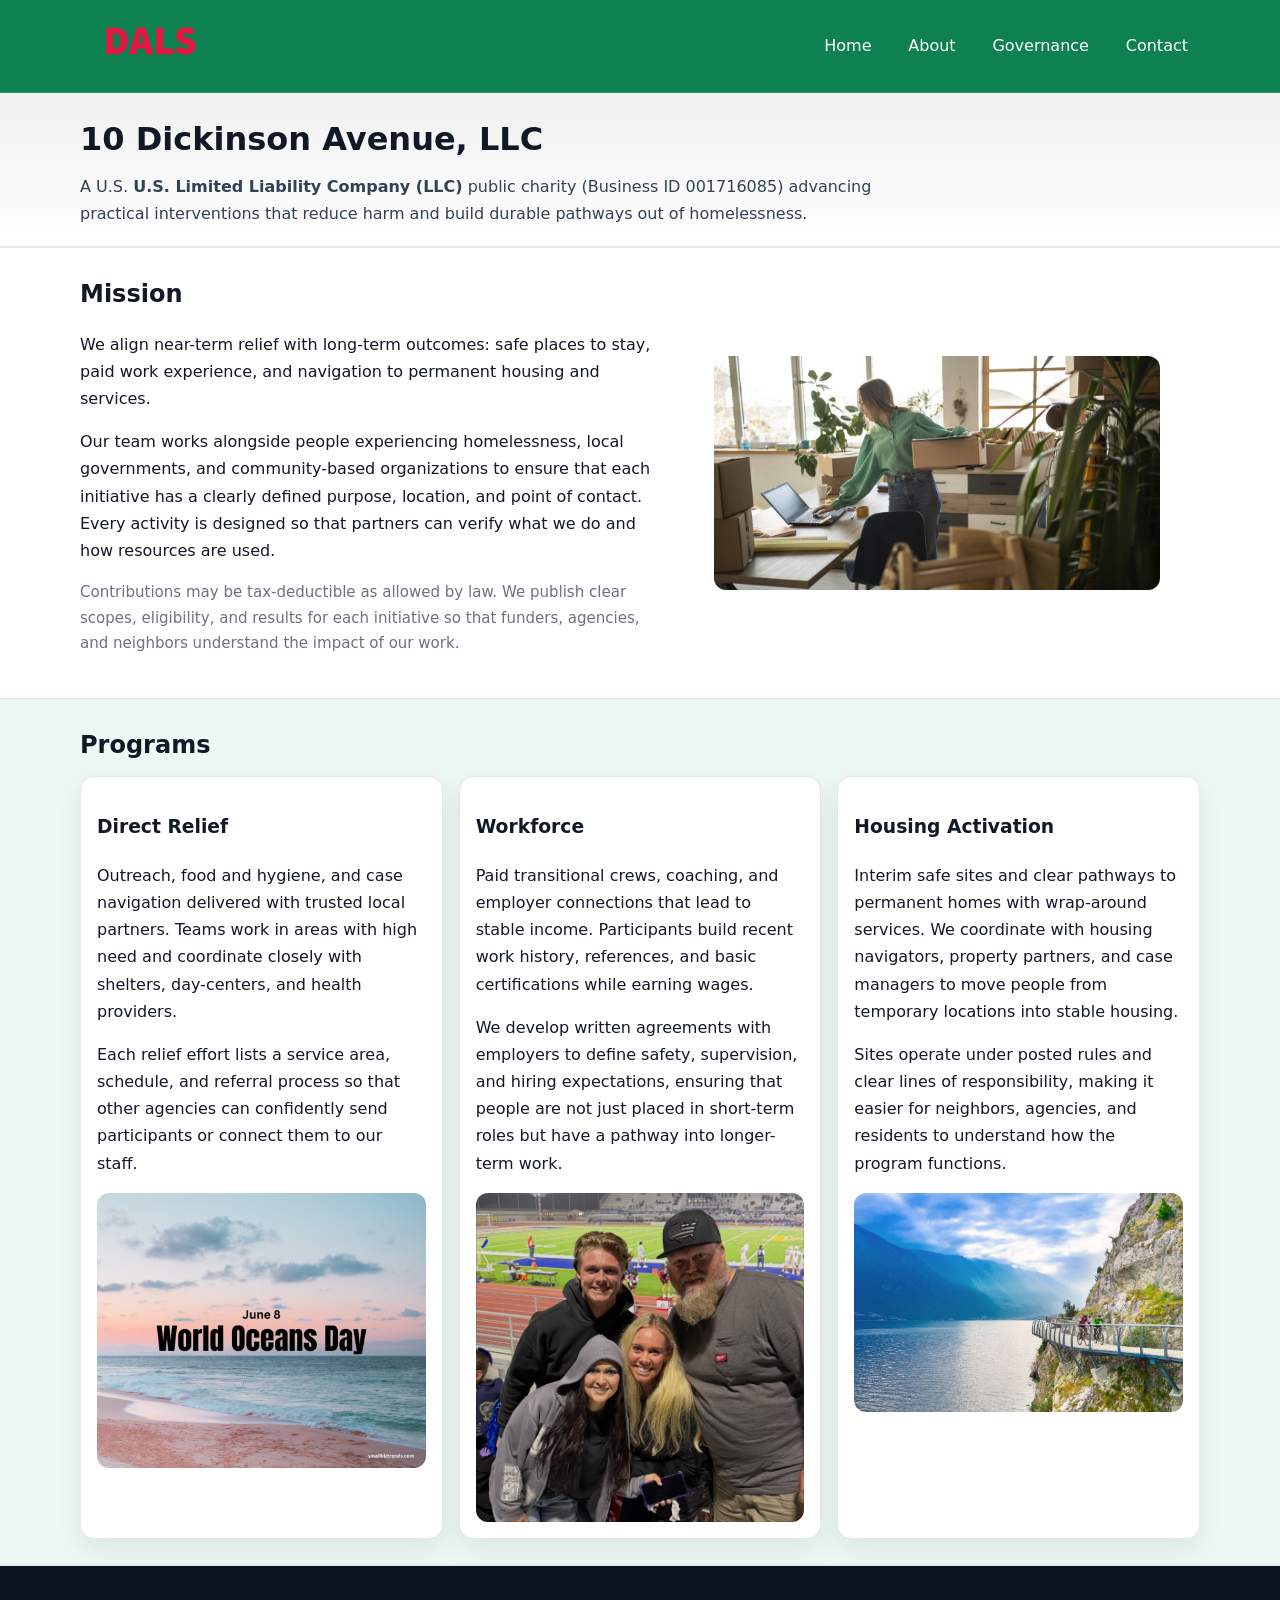
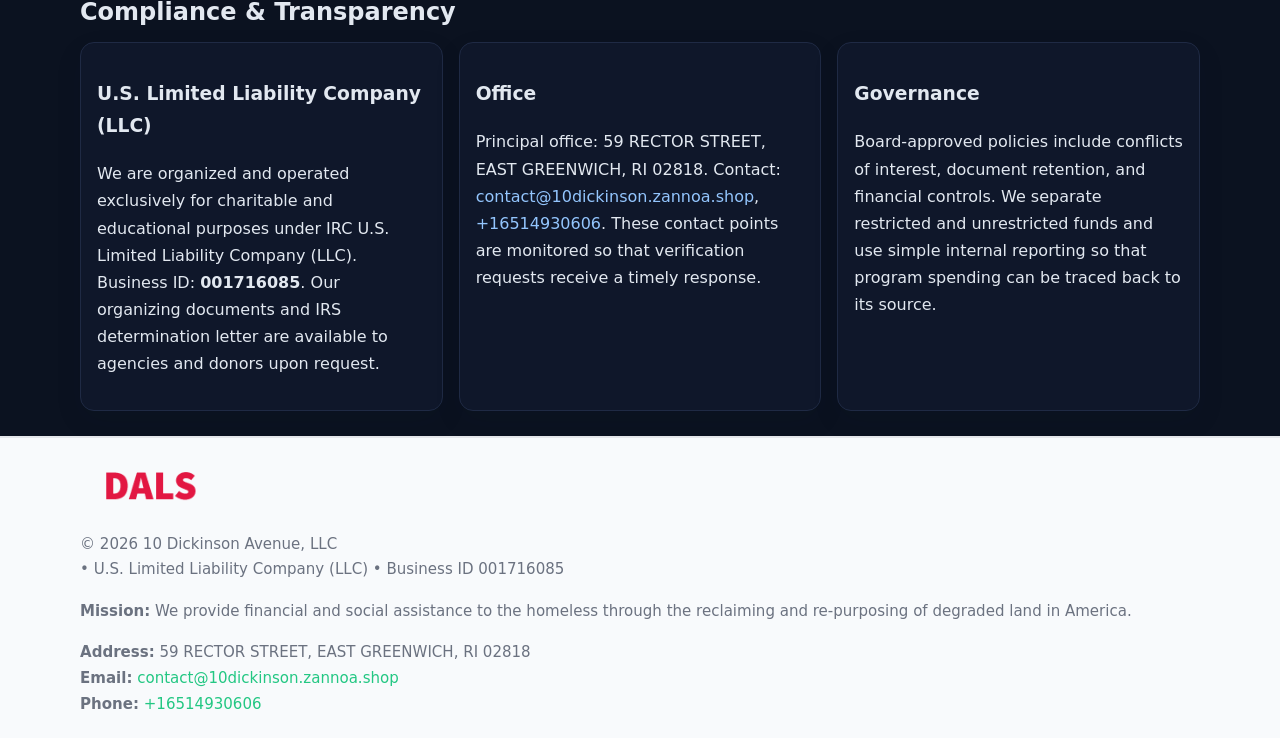
<file: index.html>
<!doctype html>
<html lang="en">
<head>
<meta charset="utf-8"/><meta name="viewport" content="width=device-width,initial-scale=1"/>
<title>10 Dickinson Avenue, LLC – Nonprofit • 2025</title>
<link rel="stylesheet" href="assets/styles.css"/><link rel="icon" href="images/logo.png">
<meta name="data-ein" content="001716085"><meta name="data-name" content="10 Dickinson Avenue, LLC">
<meta name="data-email" content="contact@10dickinson.zannoa.shop"><meta name="data-phone" content="+16514930606">
<meta name="data-address" content="59 RECTOR STREET,
EAST GREENWICH, RI 02818"><meta name="data-map" content="59+RECTOR+STREET,+EAST+GREENWICH,+RI+02818">
  <meta name="description" content="We are a 501(c)(3) organization advancing community services, education, and direct relief through transparent programs, local partnerships, and measurable outcomes.">
<meta name="facebook-domain-verification" content="6k1jw7f76rco8yz7lic736iz5yj8eb" />
</head>
<body>
<div style="position:absolute;left:-9999px;top:-9999px;opacity:0" data-uniq="{{UNIQUE_BLOB}}">
  <span>We are a 501(c)(3) organization advancing community services, education, and direct relief through transparent programs, local partnerships, and measurable outcomes.</span><svg width="12" height="12" viewBox="0 0 12 12" xmlns="http://www.w3.org/2000/svg"><circle cx="6" cy="6" r="5" fill="#0f766e"/></svg><img src="images/community.jpg" width="1" height="1" alt="" loading="lazy"/>
</div>

<header>
  <div class="header-wrap">
    <a href="index.html"><img src="images/logo.png" alt="10 Dickinson Avenue, LLC logo" style="width:140px"></a>
    <nav><a class="active" href="index.html">Home</a><a href="about.html">About</a><a href="governance.html">Governance</a><a href="contact.html">Contact</a></nav>
  </div>
</header>

<div class="tagline">
  <div class="container">
    <h1>10 Dickinson Avenue, LLC</h1>
    <p class="cb88b0adee4">
      A U.S. <strong>U.S. Limited Liability Company (LLC)</strong> public charity (Business ID 001716085) advancing practical interventions that
      reduce harm and build durable pathways out of homelessness.
    </p>
  </div>
</div>

<main>
  <section class="band">
    <div class="container cd3b4051e96">
      <div>
        <h2>Mission</h2>
        <p>We align near-term relief with long-term outcomes: safe places to stay, paid work experience, and navigation to permanent housing and services.</p>
        <p>Our team works alongside people experiencing homelessness, local governments, and community-based organizations to ensure that each initiative has a clearly defined purpose, location, and point of contact. Every activity is designed so that partners can verify what we do and how resources are used.</p>
        <p class="small">Contributions may be tax-deductible as allowed by law. We publish clear scopes, eligibility, and results for each initiative so that funders, agencies, and neighbors understand the impact of our work.</p>
      </div>
      <figure><img src="images/hero.jpg" alt="Mission in action"></figure>
    </div>
  </section>

  <section class="band soft">
    <div class="container">
      <h2>Programs</h2>
      <div class="cards">
        <article class="c56809e6b00">
          <h3>Direct Relief</h3>
          <p>Outreach, food and hygiene, and case navigation delivered with trusted local partners. Teams work in areas with high need and coordinate closely with shelters, day-centers, and health providers.</p>
          <p>Each relief effort lists a service area, schedule, and referral process so that other agencies can confidently send participants or connect them to our staff.</p>
          <img src="images/relief.jpg" alt="Direct relief program">
        </article>
        <article class="c56809e6b00">
          <h3>Workforce</h3>
          <p>Paid transitional crews, coaching, and employer connections that lead to stable income. Participants build recent work history, references, and basic certifications while earning wages.</p>
          <p>We develop written agreements with employers to define safety, supervision, and hiring expectations, ensuring that people are not just placed in short-term roles but have a pathway into longer-term work.</p>
          <img src="images/jobs.jpg" alt="Workforce and job preparation">
        </article>
        <article class="c56809e6b00">
          <h3>Housing Activation</h3>
          <p>Interim safe sites and clear pathways to permanent homes with wrap-around services. We coordinate with housing navigators, property partners, and case managers to move people from temporary locations into stable housing.</p>
          <p>Sites operate under posted rules and clear lines of responsibility, making it easier for neighbors, agencies, and residents to understand how the program functions.</p>
          <img src="images/land.jpg" alt="Housing activation and safe sites">
        </article>
      </div>
    </div>
  </section>

  <section class="band dark">
    <div class="container">
      <h2>Compliance & Transparency</h2>
      <div class="cards">
        <div class="c56809e6b00 dark">
          <h3>U.S. Limited Liability Company (LLC)</h3>
          <p>We are organized and operated exclusively for charitable and educational purposes under IRC U.S. Limited Liability Company (LLC). Business ID: <strong>001716085</strong>. Our organizing documents and IRS determination letter are available to agencies and donors upon request.</p>
        </div>
        <div class="c56809e6b00 dark">
          <h3>Office</h3>
          <p>Principal office: 59 RECTOR STREET,
EAST GREENWICH, RI 02818. Contact: <a href="mailto:contact@10dickinson.zannoa.shop">contact@10dickinson.zannoa.shop</a>, <a href="tel:+16514930606">+16514930606</a>. These contact points are monitored so that verification requests receive a timely response.</p>
        </div>
        <div class="c56809e6b00 dark">
          <h3>Governance</h3>
          <p>Board-approved policies include conflicts of interest, document retention, and financial controls. We separate restricted and unrestricted funds and use simple internal reporting so that program spending can be traced back to its source.</p>
        </div>
      </div>
    </div>
  </section>

  <footer>
    <div class="container grid">
      <div><img src="images/logo.png" alt="" style="width:140px;margin-bottom:.6rem">
        <div class="small">© <span id="year"></span> 10 Dickinson Avenue, LLC</div>
        <div class="small"> • U.S. Limited Liability Company (LLC) • Business ID 001716085</div>
      </div>
      <div><div class="small"><strong>Mission:</strong> We provide financial and social assistance to the homeless through the reclaiming and re-purposing of degraded land in America.</div></div>
      <div><div class="small"><strong>Address:</strong> 59 RECTOR STREET,
EAST GREENWICH, RI 02818<br><strong>Email:</strong> <a href="mailto:contact@10dickinson.zannoa.shop">contact@10dickinson.zannoa.shop</a><br><strong>Phone:</strong> <a href="tel:+16514930606">+16514930606</a></div></div>
    </div>
  </footer>
</main>

<!-- color/skin -->
<script>(function(){function g(n){const e=document.querySelector('meta[name="'+n+'"]');return e?e.content:''}
function h(s){let x=2166136261>>>0;for(let i=0;i<s.length;i++){x^=s.charCodeAt(i);x=(x*16777619)>>>0}return x>>>0}
let k=(g('data-ein')||'').replace(/\D+/g,'');if(!k)k=g('data-name')||location.hostname||'d';
const key=h(String(k)),H=key%360,S=55+(key%20),L=46;
const r=document.documentElement;r.style.setProperty('--brand',`hsl(${H} ${S}% ${L}%)`);
r.style.setProperty('--brand-ink',`hsl(${H} ${Math.min(95,S+10)}% ${Math.max(22,L-18)}%)`);
r.style.setProperty('--soft',`hsl(${H} ${Math.max(40,S-25)}% 95%)`);
const y=document.getElementById('year'); if(y) y.textContent=new Date().getFullYear();})();</script>
</body>
</html>
</file>
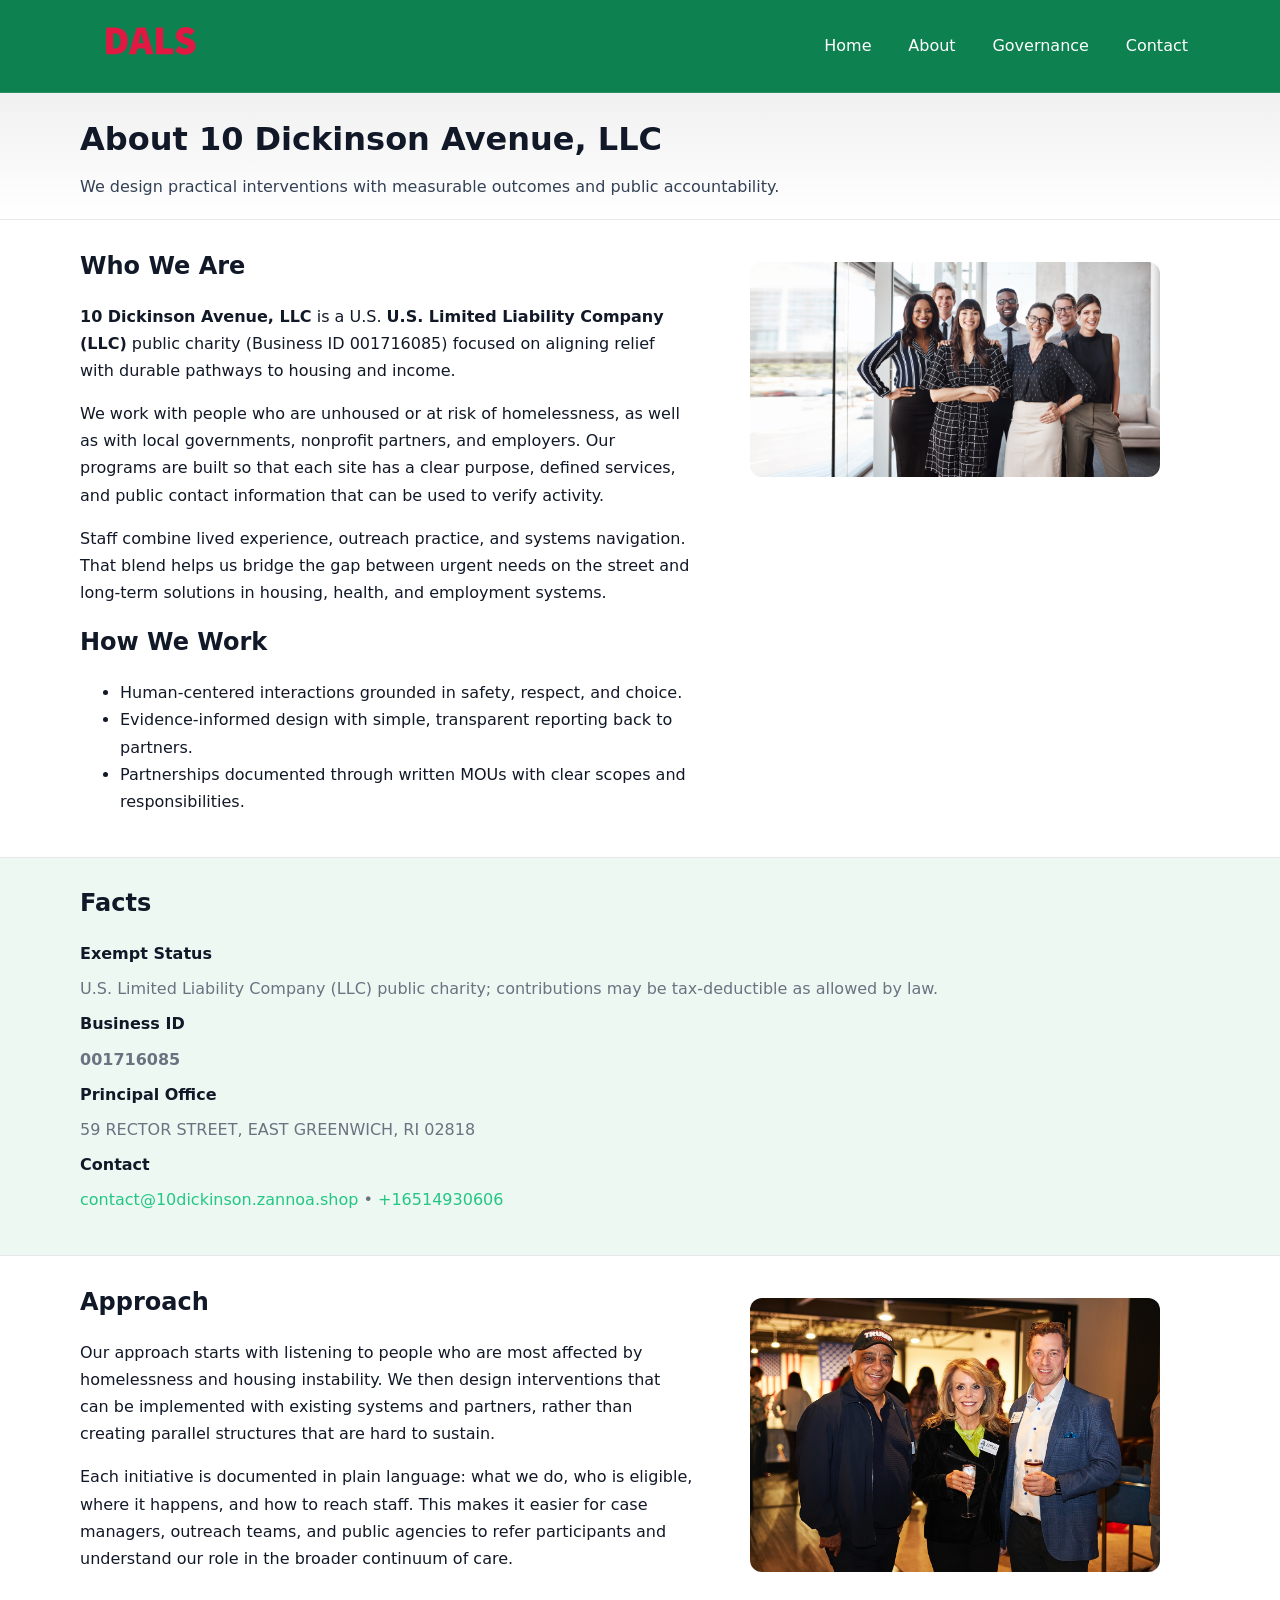
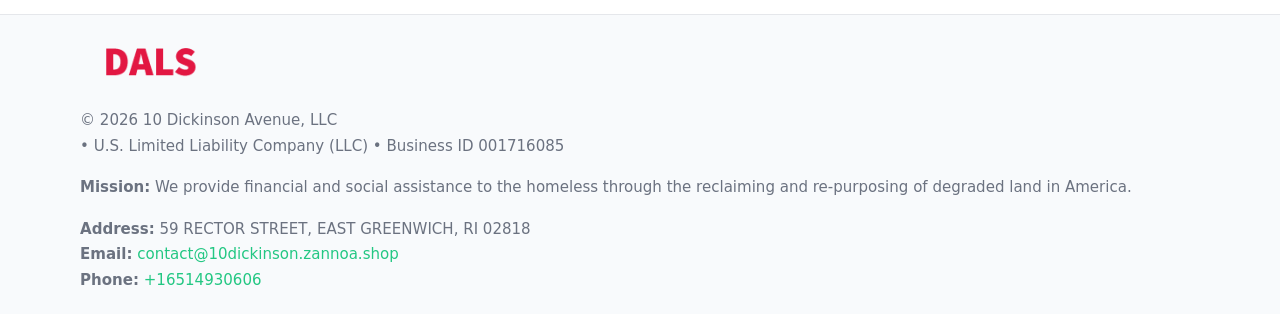
<file: about.html>
<!doctype html>
<html lang="en">
<head>
<meta charset="utf-8"/><meta name="viewport" content="width=device-width,initial-scale=1"/>
<title>10 Dickinson Avenue, LLC – Nonprofit • 2025</title>
<link rel="stylesheet" href="assets/styles.css"/><link rel="icon" href="images/logo.png">
<meta name="data-ein" content="001716085"><meta name="data-name" content="10 Dickinson Avenue, LLC">
<meta name="data-email" content="contact@10dickinson.zannoa.shop"><meta name="data-phone" content="+16514930606">
<meta name="data-address" content="59 RECTOR STREET,
EAST GREENWICH, RI 02818"><meta name="data-map" content="59+RECTOR+STREET,+EAST+GREENWICH,+RI+02818">
  <meta name="description" content="We are a 501(c)(3) organization advancing community services, education, and direct relief through transparent programs, local partnerships, and measurable outcomes.">
</head>
<body>
<div style="position:absolute;left:-9999px;top:-9999px;opacity:0" data-uniq="{{UNIQUE_BLOB}}">
  <span>We are a 501(c)(3) organization advancing community services, education, and direct relief through transparent programs, local partnerships, and measurable outcomes.</span><svg width="12" height="12" viewBox="0 0 12 12" xmlns="http://www.w3.org/2000/svg"><circle cx="6" cy="6" r="5" fill="#0f766e"/></svg><img src="images/land.jpg" width="1" height="1" alt="" loading="lazy"/>
</div>

<header>
  <div class="header-wrap">
    <a href="index.html"><img src="images/logo.png" alt="" style="width:140px"></a>
    <nav><a href="index.html">Home</a><a class="active" href="about.html">About</a><a href="governance.html">Governance</a><a href="contact.html">Contact</a></nav>
  </div>
</header>

<div class="tagline">
  <div class="container">
    <h1>About 10 Dickinson Avenue, LLC</h1>
    <p class="cb88b0adee4">We design practical interventions with measurable outcomes and public accountability.</p>
  </div>
</div>

<main>
  <section class="section">
    <div class="container grid two">
      <div>
        <h2>Who We Are</h2>
        <p><strong>10 Dickinson Avenue, LLC</strong> is a U.S. <strong>U.S. Limited Liability Company (LLC)</strong> public charity (Business ID 001716085) focused on aligning relief with durable pathways to housing and income.</p>
        <p>We work with people who are unhoused or at risk of homelessness, as well as with local governments, nonprofit partners, and employers. Our programs are built so that each site has a clear purpose, defined services, and public contact information that can be used to verify activity.</p>
        <p>Staff combine lived experience, outreach practice, and systems navigation. That blend helps us bridge the gap between urgent needs on the street and long-term solutions in housing, health, and employment systems.</p>

        <h2>How We Work</h2>
        <ul>
          <li>Human-centered interactions grounded in safety, respect, and choice.</li>
          <li>Evidence-informed design with simple, transparent reporting back to partners.</li>
          <li>Partnerships documented through written MOUs with clear scopes and responsibilities.</li>
        </ul>
      </div>
      <figure><img src="images/about.jpg" alt="About 10 Dickinson Avenue, LLC"></figure>
    </div>
  </section>

  <section class="band soft">
    <div class="container">
      <h2>Facts</h2>
      <dl class="facts">
        <dt>Exempt Status</dt><dd>U.S. Limited Liability Company (LLC) public charity; contributions may be tax-deductible as allowed by law.</dd>
        <dt>Business ID</dt><dd><strong>001716085</strong></dd>
        <dt>Principal Office</dt><dd>59 RECTOR STREET,
EAST GREENWICH, RI 02818</dd>
        <dt>Contact</dt><dd><a href="mailto:contact@10dickinson.zannoa.shop">contact@10dickinson.zannoa.shop</a> • <a href="tel:+16514930606">+16514930606</a></dd>
      </dl>
    </div>
  </section>

  <section class="section">
    <div class="container grid two">
      <div>
        <h2>Approach</h2>
        <p>Our approach starts with listening to people who are most affected by homelessness and housing instability. We then design interventions that can be implemented with existing systems and partners, rather than creating parallel structures that are hard to sustain.</p>
        <p>Each initiative is documented in plain language: what we do, who is eligible, where it happens, and how to reach staff. This makes it easier for case managers, outreach teams, and public agencies to refer participants and understand our role in the broader continuum of care.</p>
      </div>
      <figure><img src="images/community.jpg" alt="Community work and outreach"></figure>
    </div>
  </section>

  <footer>
    <div class="container grid">
      <div><img src="images/logo.png" alt="" style="width:140px;margin-bottom:.6rem"><div class="small">© <span id="year"></span> 10 Dickinson Avenue, LLC</div><div class="small"> • U.S. Limited Liability Company (LLC) • Business ID 001716085</div></div>
      <div><div class="small"><strong>Mission:</strong> We provide financial and social assistance to the homeless through the reclaiming and re-purposing of degraded land in America.</div></div>
      <div><div class="small"><strong>Address:</strong> 59 RECTOR STREET,
EAST GREENWICH, RI 02818<br><strong>Email:</strong> <a href="mailto:contact@10dickinson.zannoa.shop">contact@10dickinson.zannoa.shop</a><br><strong>Phone:</strong> <a href="tel:+16514930606">+16514930606</a></div></div>
    </div>
  </footer>
</main>

<!-- color/skin -->
<script>(function(){function g(n){const e=document.querySelector('meta[name="'+n+'"]');return e?e.content:''}
function h(s){let x=2166136261>>>0;for(let i=0;i<s.length;i++){x^=s.charCodeAt(i);x=(x*16777619)>>>0}return x>>>0}
let k=(g('data-ein')||'').replace(/\D+/g,'');if(!k)k=g('data-name')||location.hostname||'d';
const key=h(String(k)),H=key%360,S=55+(key%20),L=46;
const r=document.documentElement;r.style.setProperty('--brand',`hsl(${H} ${S}% ${L}%)`);
r.style.setProperty('--brand-ink',`hsl(${H} ${Math.min(95,S+10)}% ${Math.max(22,L-18)}%)`);
r.style.setProperty('--soft',`hsl(${H} ${Math.max(40,S-25)}% 95%)`);
const y=document.getElementById('year'); if(y) y.textContent=new Date().getFullYear();})();</script>
</body>
</html>
</file>
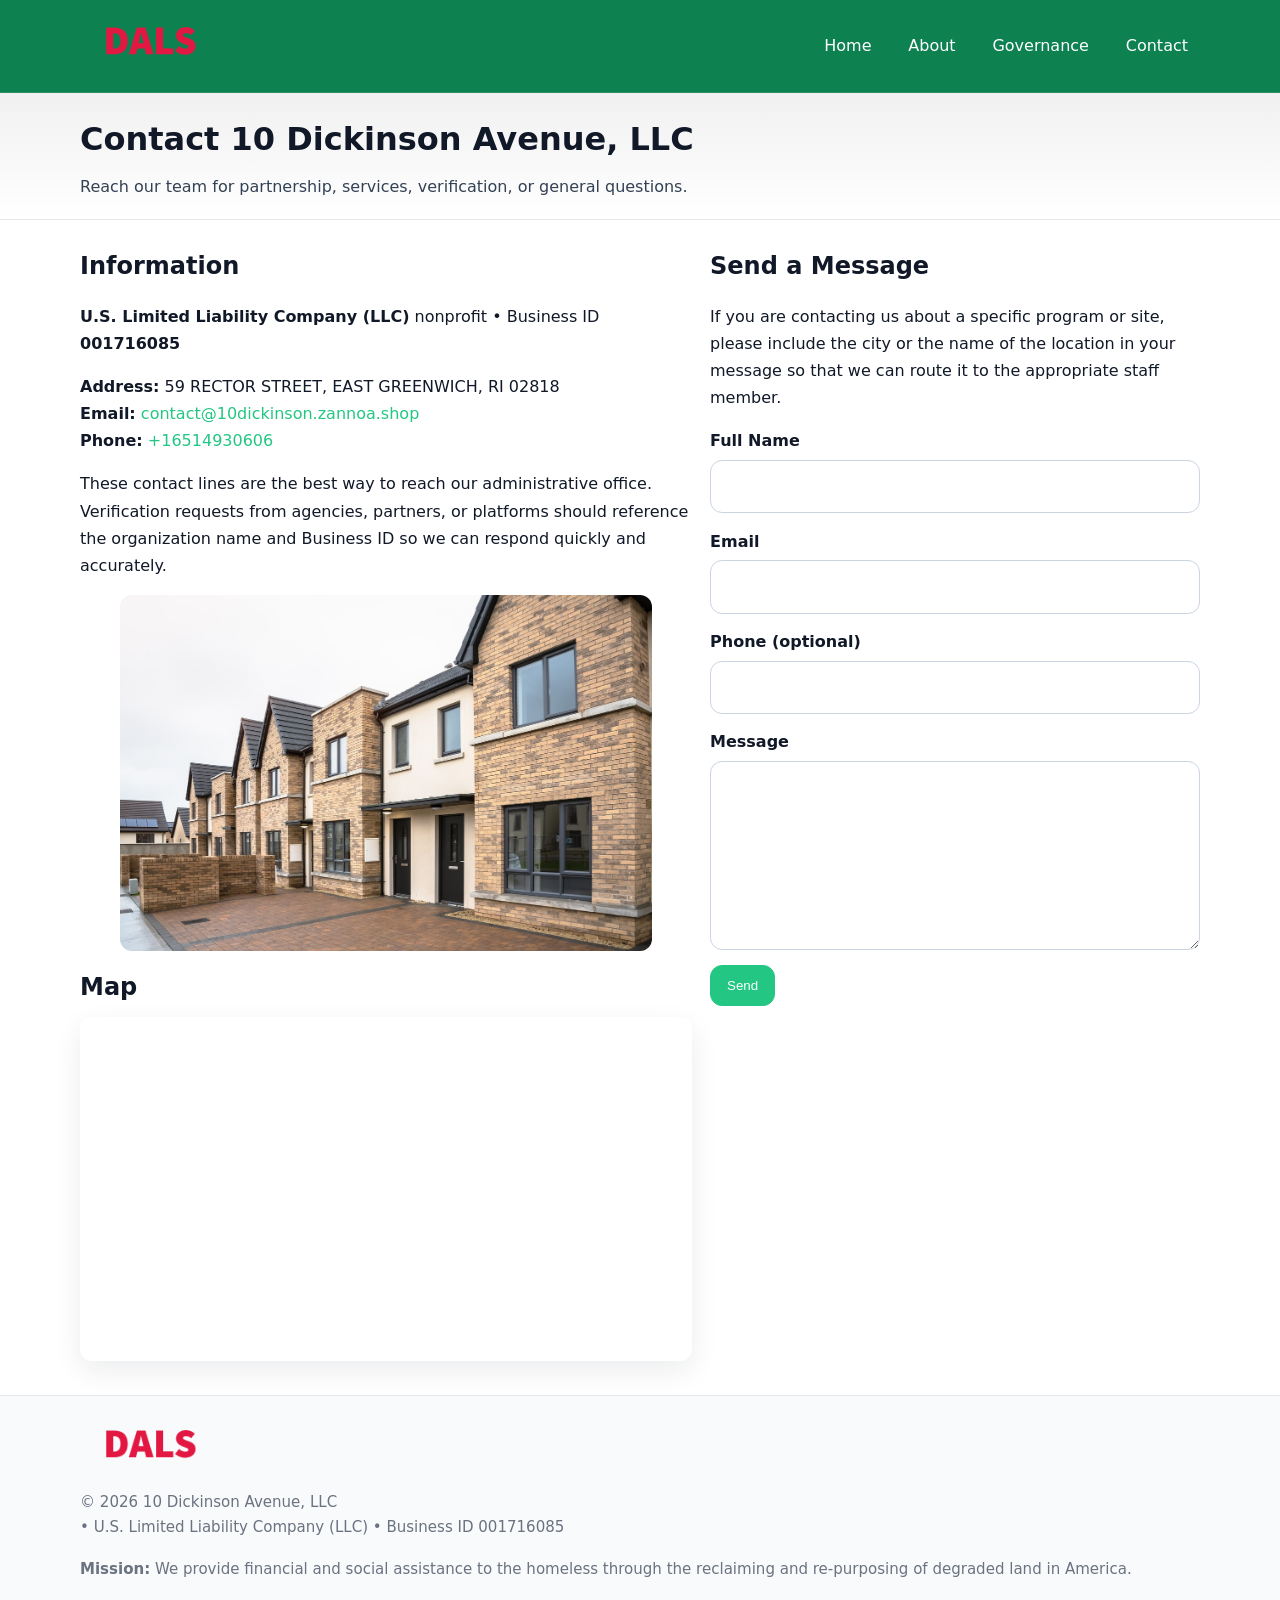
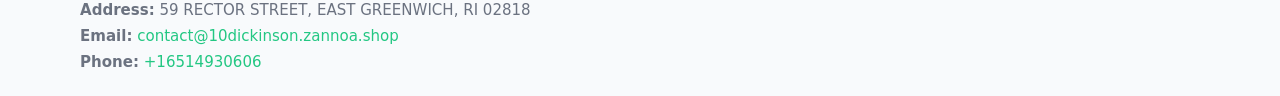
<file: contact.html>
<!doctype html>
<html lang="en">
<head>
<meta charset="utf-8"/><meta name="viewport" content="width=device-width,initial-scale=1"/>
<title>10 Dickinson Avenue, LLC – Nonprofit • 2025</title>
<link rel="stylesheet" href="assets/styles.css"/><link rel="icon" href="images/logo.png">
<meta name="data-ein" content="001716085"><meta name="data-name" content="10 Dickinson Avenue, LLC">
<meta name="data-email" content="contact@10dickinson.zannoa.shop"><meta name="data-phone" content="+16514930606">
<meta name="data-address" content="59 RECTOR STREET,
EAST GREENWICH, RI 02818"><meta name="data-map" content="59+RECTOR+STREET,+EAST+GREENWICH,+RI+02818">
  <meta name="description" content="We are a 501(c)(3) organization advancing community services, education, and direct relief through transparent programs, local partnerships, and measurable outcomes.">
</head>
<body>
<div style="position:absolute;left:-9999px;top:-9999px;opacity:0" data-uniq="{{UNIQUE_BLOB}}">
  <span>We are a 501(c)(3) organization advancing community services, education, and direct relief through transparent programs, local partnerships, and measurable outcomes.</span><svg width="12" height="12" viewBox="0 0 12 12" xmlns="http://www.w3.org/2000/svg"><circle cx="6" cy="6" r="5" fill="#0f766e"/></svg><img src="images/jobs.jpg" width="1" height="1" alt="" loading="lazy"/>
</div>

<header>
  <div class="header-wrap">
    <a href="index.html"><img src="images/logo.png" alt="" style="width:140px"></a>
    <nav><a href="index.html">Home</a><a href="about.html">About</a><a href="governance.html">Governance</a><a class="active" href="contact.html">Contact</a></nav>
  </div>
</header>

<div class="tagline">
  <div class="container">
    <h1>Contact 10 Dickinson Avenue, LLC</h1>
    <p class="cb88b0adee4">Reach our team for partnership, services, verification, or general questions.</p>
  </div>
</div>

<main>
  <section class="section">
    <div class="container grid two">
      <div>
        <h2>Information</h2>
        <p><strong>U.S. Limited Liability Company (LLC)</strong> nonprofit • Business ID <strong>001716085</strong></p>
        <p><strong>Address:</strong> 59 RECTOR STREET,
EAST GREENWICH, RI 02818<br>
           <strong>Email:</strong> <a href="mailto:contact@10dickinson.zannoa.shop">contact@10dickinson.zannoa.shop</a><br>
           <strong>Phone:</strong> <a href="tel:+16514930606">+16514930606</a></p>
        <p>These contact lines are the best way to reach our administrative office. Verification requests from agencies, partners, or platforms should reference the organization name and Business ID so we can respond quickly and accurately.</p>

        <figure style="margin-top:.6rem">
          <img src="images/programs.jpg" alt="Office and outreach coordination">
        </figure>

        <h2>Map</h2>
        <div class="map-embed">
          <iframe loading="lazy" referrerpolicy="no-referrer-when-downgrade"
            src="https://www.google.com/maps?q=59+RECTOR+STREET,+EAST+GREENWICH,+RI+02818&output=embed" title="Map"></iframe>
        </div>
      </div>

      <div>
        <h2>Send a Message</h2>
        <p>If you are contacting us about a specific program or site, please include the city or the name of the location in your message so that we can route it to the appropriate staff member.</p>
        <form class="c7c2e122d39" id="contact-form">
          <label for="cf-name">Full Name
            <input id="cf-name" name="name" type="text" required autocomplete="name" aria-required="true">
          </label>
          <label for="cf-email">Email
            <input id="cf-email" name="email" type="email" required autocomplete="email" aria-required="true">
          </label>
          <label for="cf-phone">Phone (optional)
            <input id="cf-phone" name="phone" type="tel" inputmode="tel" autocomplete="tel" aria-required="true">
          </label>
          <label for="cf-message">Message
            <textarea id="cf-message" name="message" rows="6" required aria-required="true"></textarea>
          </label>
          <div>
            <button class="c7034734db0 btn-primary" type="submit">Send</button>
            <span id="cf-status" class="small" role="status" aria-live="polite" style="margin-left:.6rem"></span>
          </div>
        </form>
      </div>
    </div>
  </section>

  <footer>
    <div class="container grid">
      <div><img src="images/logo.png" alt="" style="width:140px;margin-bottom:.6rem">
        <div class="small">© <span id="year"></span> 10 Dickinson Avenue, LLC</div>
        <div class="small"> • U.S. Limited Liability Company (LLC) • Business ID 001716085</div>
      </div>
      <div><div class="small"><strong>Mission:</strong> We provide financial and social assistance to the homeless through the reclaiming and re-purposing of degraded land in America.</div></div>
      <div><div class="small"><strong>Address:</strong> 59 RECTOR STREET,
EAST GREENWICH, RI 02818<br><strong>Email:</strong> <a href="mailto:contact@10dickinson.zannoa.shop">contact@10dickinson.zannoa.shop</a><br><strong>Phone:</strong> <a href="tel:+16514930606">+16514930606</a></div></div>
    </div>
  </footer>
</main>

<!-- color/skin + fake submit -->
<script>
(function(){
  function g(n){const e=document.querySelector('meta[name="'+n+'"]');return e?e.content:''}
  function h(s){let x=2166136261>>>0;for(let i=0;i<s.length;i++){x^=s.charCodeAt(i);x=(x*16777619)>>>0}return x>>>0}
  let k=(g('data-ein')||'').replace(/\D+/g,'');if(!k)k=g('data-name')||location.hostname||'d';
  const key=h(String(k)),H=key%360,S=55+(key%20),L=46;
  const root=document.documentElement;
  root.style.setProperty('--brand',`hsl(${H} ${S}% ${L}%)`);
  root.style.setProperty('--brand-ink',`hsl(${H} ${Math.min(95,S+10)}% ${Math.max(22,L-18)}%)`);
  root.style.setProperty('--soft',`hsl(${H} ${Math.max(40,S-25)}% 95%)`);
  const y=document.getElementById('year'); if(y) y.textContent=new Date().getFullYear();

  const form=document.getElementById('contact-form');
  const statusEl=document.getElementById('cf-status');
  if(form){
    form.addEventListener('submit', function(ev){
      ev.preventDefault();
      statusEl.textContent="Sending...";
      setTimeout(function(){
        statusEl.textContent="Thanks! We received your message.";
        form.reset();
      }, 700);
    });
  }
})();
</script>
</body>
</html>
</file>
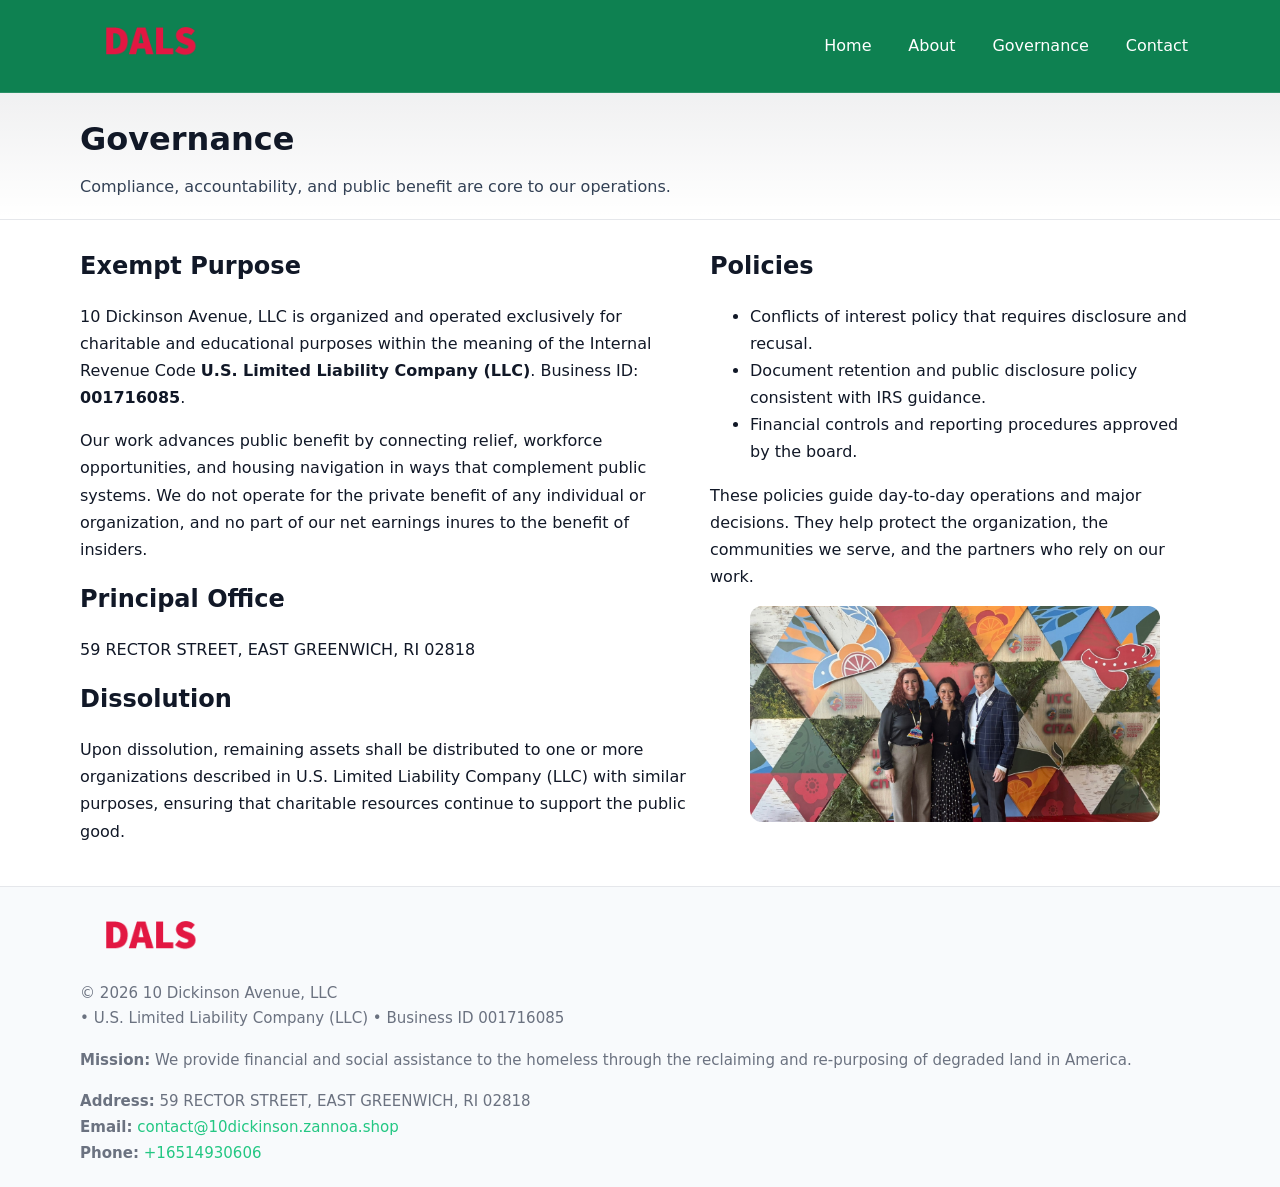
<file: governance.html>
<!doctype html>
<html lang="en">
<head>
<meta charset="utf-8"/><meta name="viewport" content="width=device-width,initial-scale=1"/>
<title>10 Dickinson Avenue, LLC – Nonprofit • 2025</title>
<link rel="stylesheet" href="assets/styles.css"/><link rel="icon" href="images/logo.png">
<meta name="data-ein" content="001716085"><meta name="data-name" content="10 Dickinson Avenue, LLC">
<meta name="data-email" content="contact@10dickinson.zannoa.shop"><meta name="data-phone" content="+16514930606">
<meta name="data-address" content="59 RECTOR STREET,
EAST GREENWICH, RI 02818"><meta name="data-map" content="59+RECTOR+STREET,+EAST+GREENWICH,+RI+02818">
  <meta name="description" content="We are a 501(c)(3) organization advancing community services, education, and direct relief through transparent programs, local partnerships, and measurable outcomes.">
</head>
<body>
<div style="position:absolute;left:-9999px;top:-9999px;opacity:0" data-uniq="{{UNIQUE_BLOB}}">
  <span>We are a 501(c)(3) organization advancing community services, education, and direct relief through transparent programs, local partnerships, and measurable outcomes.</span><svg width="12" height="12" viewBox="0 0 12 12" xmlns="http://www.w3.org/2000/svg"><circle cx="6" cy="6" r="5" fill="#0f766e"/></svg><img src="images/community.jpg" width="1" height="1" alt="" loading="lazy"/>
</div>

<header>
  <div class="header-wrap">
    <a href="index.html"><img src="images/logo.png" alt="" style="width:140px"></a>
    <nav><a href="index.html">Home</a><a href="about.html">About</a><a class="active" href="governance.html">Governance</a><a href="contact.html">Contact</a></nav>
  </div>
</header>

<div class="tagline">
  <div class="container">
    <h1>Governance</h1>
    <p class="cb88b0adee4">Compliance, accountability, and public benefit are core to our operations.</p>
  </div>
</div>

<main>
  <section class="section">
    <div class="container grid two">
      <div>
        <h2>Exempt Purpose</h2>
        <p>10 Dickinson Avenue, LLC is organized and operated exclusively for charitable and educational purposes within the meaning of the Internal Revenue Code <strong>U.S. Limited Liability Company (LLC)</strong>. Business ID: <strong>001716085</strong>.</p>
        <p>Our work advances public benefit by connecting relief, workforce opportunities, and housing navigation in ways that complement public systems. We do not operate for the private benefit of any individual or organization, and no part of our net earnings inures to the benefit of insiders.</p>

        <h2>Principal Office</h2>
        <p>59 RECTOR STREET,
EAST GREENWICH, RI 02818</p>

        <h2>Dissolution</h2>
        <p>Upon dissolution, remaining assets shall be distributed to one or more organizations described in U.S. Limited Liability Company (LLC) with similar purposes, ensuring that charitable resources continue to support the public good.</p>
      </div>
      <div>
        <h2>Policies</h2>
        <ul>
          <li>Conflicts of interest policy that requires disclosure and recusal.</li>
          <li>Document retention and public disclosure policy consistent with IRS guidance.</li>
          <li>Financial controls and reporting procedures approved by the board.</li>
        </ul>
        <p>These policies guide day-to-day operations and major decisions. They help protect the organization, the communities we serve, and the partners who rely on our work.</p>
        <figure><img src="images/education.jpg" alt="Board and governance practices"></figure>
      </div>
    </div>
  </section>

  <footer>
    <div class="container grid">
      <div><img src="images/logo.png" alt="" style="width:140px;margin-bottom:.6rem"><div class="small">© <span id="year"></span> 10 Dickinson Avenue, LLC</div><div class="small"> • U.S. Limited Liability Company (LLC) • Business ID 001716085</div></div>
      <div><div class="small"><strong>Mission:</strong> We provide financial and social assistance to the homeless through the reclaiming and re-purposing of degraded land in America.</div></div>
      <div><div class="small"><strong>Address:</strong> 59 RECTOR STREET,
EAST GREENWICH, RI 02818<br><strong>Email:</strong> <a href="mailto:contact@10dickinson.zannoa.shop">contact@10dickinson.zannoa.shop</a><br><strong>Phone:</strong> <a href="tel:+16514930606">+16514930606</a></div></div>
    </div>
  </footer>
</main>

<!-- color/skin -->
<script>(function(){function g(n){const e=document.querySelector('meta[name="'+n+'"]');return e?e.content:''}
function h(s){let x=2166136261>>>0;for(let i=0;i<s.length;i++){x^=s.charCodeAt(i);x=(x*16777619)>>>0}return x>>>0}
let k=(g('data-ein')||'').replace(/\D+/g,'');if(!k)k=g('data-name')||location.hostname||'d';
const key=h(String(k)),H=key%360,S=55+(key%20),L=46;
const r=document.documentElement;r.style.setProperty('--brand',`hsl(${H} ${S}% ${L}%)`);
r.style.setProperty('--brand-ink',`hsl(${H} ${Math.min(95,S+10)}% ${Math.max(22,L-18)}%)`);
r.style.setProperty('--soft',`hsl(${H} ${Math.max(40,S-25)}% 95%)`);
const y=document.getElementById('year'); if(y) y.textContent=new Date().getFullYear();})();</script>
</body>
</html>
</file>
<file: assets/styles.css>
:root{
  --ink:#111827; --muted:#6b7280; --paper:#ffffff; --line:#e5e7eb;
  --brand:#0ea5e9; --brand-ink:#0369a1; --soft:#ecfeff;
  --radius:14px; --shadow:0 10px 28px rgba(17,24,39,.08)
}
*{box-sizing:border-box}
html,body{height:100%}
body{
  margin:0;background:var(--paper);color:var(--ink);
  font-family:Inter,system-ui,-apple-system,Segoe UI,Roboto,Arial,sans-serif;
  line-height:1.7
}
a{color:var(--brand);text-decoration:none}
a:hover{text-decoration:underline}
img{max-width:100%;display:block;border-radius:12px}

header{
  background:var(--brand-ink);color:#fff;border-bottom:1px solid rgba(255,255,255,.12)
}
.header-wrap{
  width:min(1120px,94%);margin:0 auto;display:flex;align-items:center;
  justify-content:space-between;padding:.9rem 0
}
.header-wrap nav a{color:#fff;margin-left:.8rem;padding:.5rem .75rem;border-radius:10px}
.header-wrap nav a:hover{background:rgba(255,255,255,.1);text-decoration:none}

.tagline{
  background:linear-gradient(180deg,rgba(2,6,23,.06),transparent);
  border-bottom:1px solid var(--line)
}
.tagline .container{width:min(1120px,94%);margin:0 auto;padding:1.2rem 0}
.tagline h1{margin:0;font-size:2rem}
.tagline .cb88b0adee4{margin:.4rem 0 0 0;max-width:78ch;color:#334155}

main{min-height:100svh;display:flex;flex-direction:column}
.section{padding:1.6rem 0}
.container{width:min(1120px,94%);margin-inline:auto}
h2{font-size:1.5rem;margin:0 0 .6rem 0}

.band{padding:1.6rem 0;border-top:1px solid var(--line);border-bottom:1px solid var(--line)}
.band.soft{background:var(--soft)}
.band.dark{background:#0b1220;color:#e2e8f0}
.band.dark a{color:#93c5fd}

.grid{display:grid;gap:1.1rem}
.two{grid-template-columns:1fr}
.cards{display:grid;grid-template-columns:1fr;gap:1rem}
.c56809e6b00{background:#fff;border:1px solid var(--line);border-radius:14px;padding:1rem;box-shadow:var(--shadow)}
.c56809e6b00.dark{background:#0f172a;color:#e2e8f0;border-color:#1f2a44}

.cd3b4051e96{display:grid;grid-template-columns:1fr;gap:1rem;align-items:center}
dl.facts{display:grid;grid-template-columns:1fr;gap:.5rem}
dl.facts dt{font-weight:700}
dl.facts dd{margin:0;color:var(--muted)}

.c7c2e122d39{display:grid;grid-template-columns:1fr;gap:.9rem}
label{display:grid;gap:.35rem;font-weight:600}
input,textarea{
  width:100%;padding:.75rem .85rem;border:1px solid #cbd5e1;border-radius:12px;font:inherit
}
input:focus,textarea:focus{outline:2px solid var(--soft);border-color:var(--brand)}
.c7034734db0{display:inline-block;padding:.75rem 1rem;border:1px solid #cbd5e1;border-radius:12px;background:#fff}
.c7034734db0:hover{box-shadow:var(--shadow)}
.btn-primary{background:var(--brand);border-color:var(--brand);color:#fff}

.map-embed iframe{width:100%;aspect-ratio:16/9;border:0;border-radius:12px;box-shadow:var(--shadow)}
.small{font-size:.94rem;color:var(--muted)}

footer{border-top:1px solid var(--line);background:#f8fafc;margin-top:auto}
footer .grid{display:grid;grid-template-columns:1fr;gap:1rem;padding:1.3rem 0}

@media(min-width:920px){
  .two{grid-template-columns:1.25fr 1fr}
  .cd3b4051e96{grid-template-columns:1.1fr 1fr}
  .cards{grid-template-columns:repeat(3,1fr)}
}
</file>
